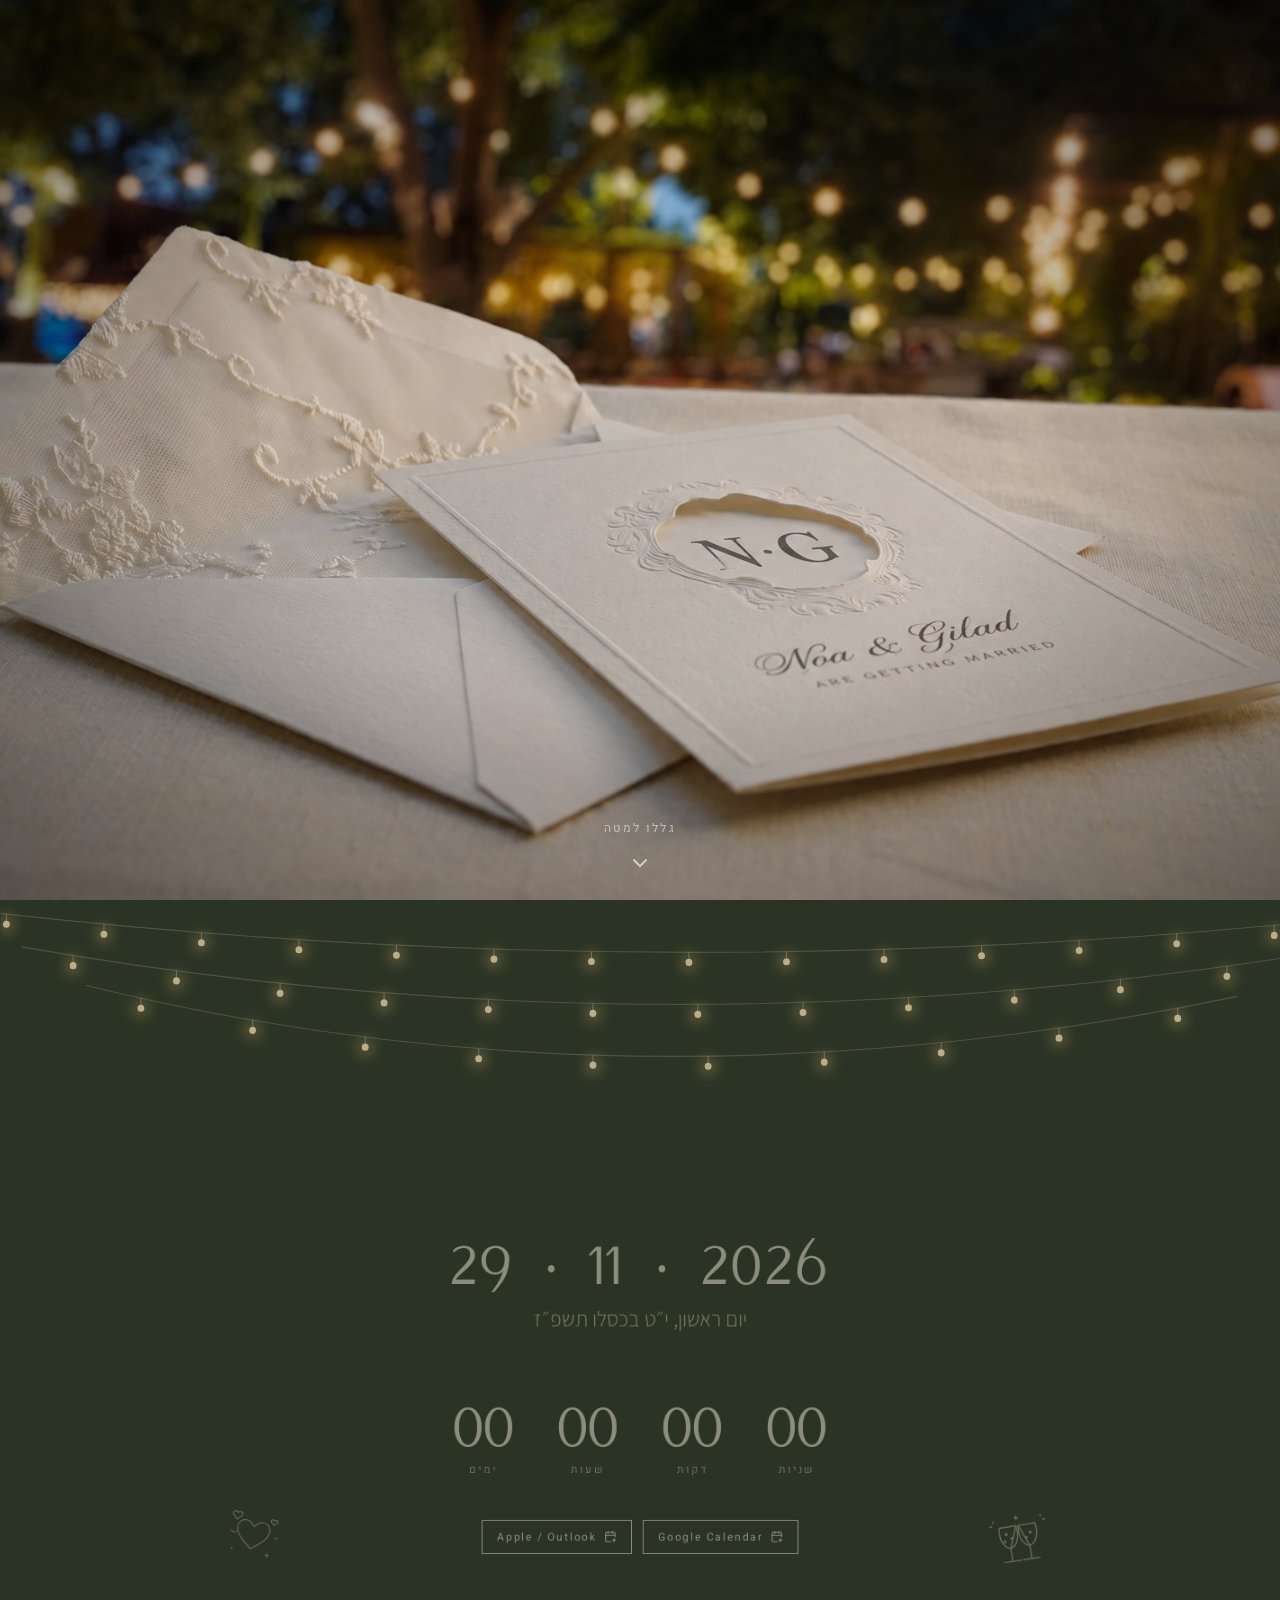
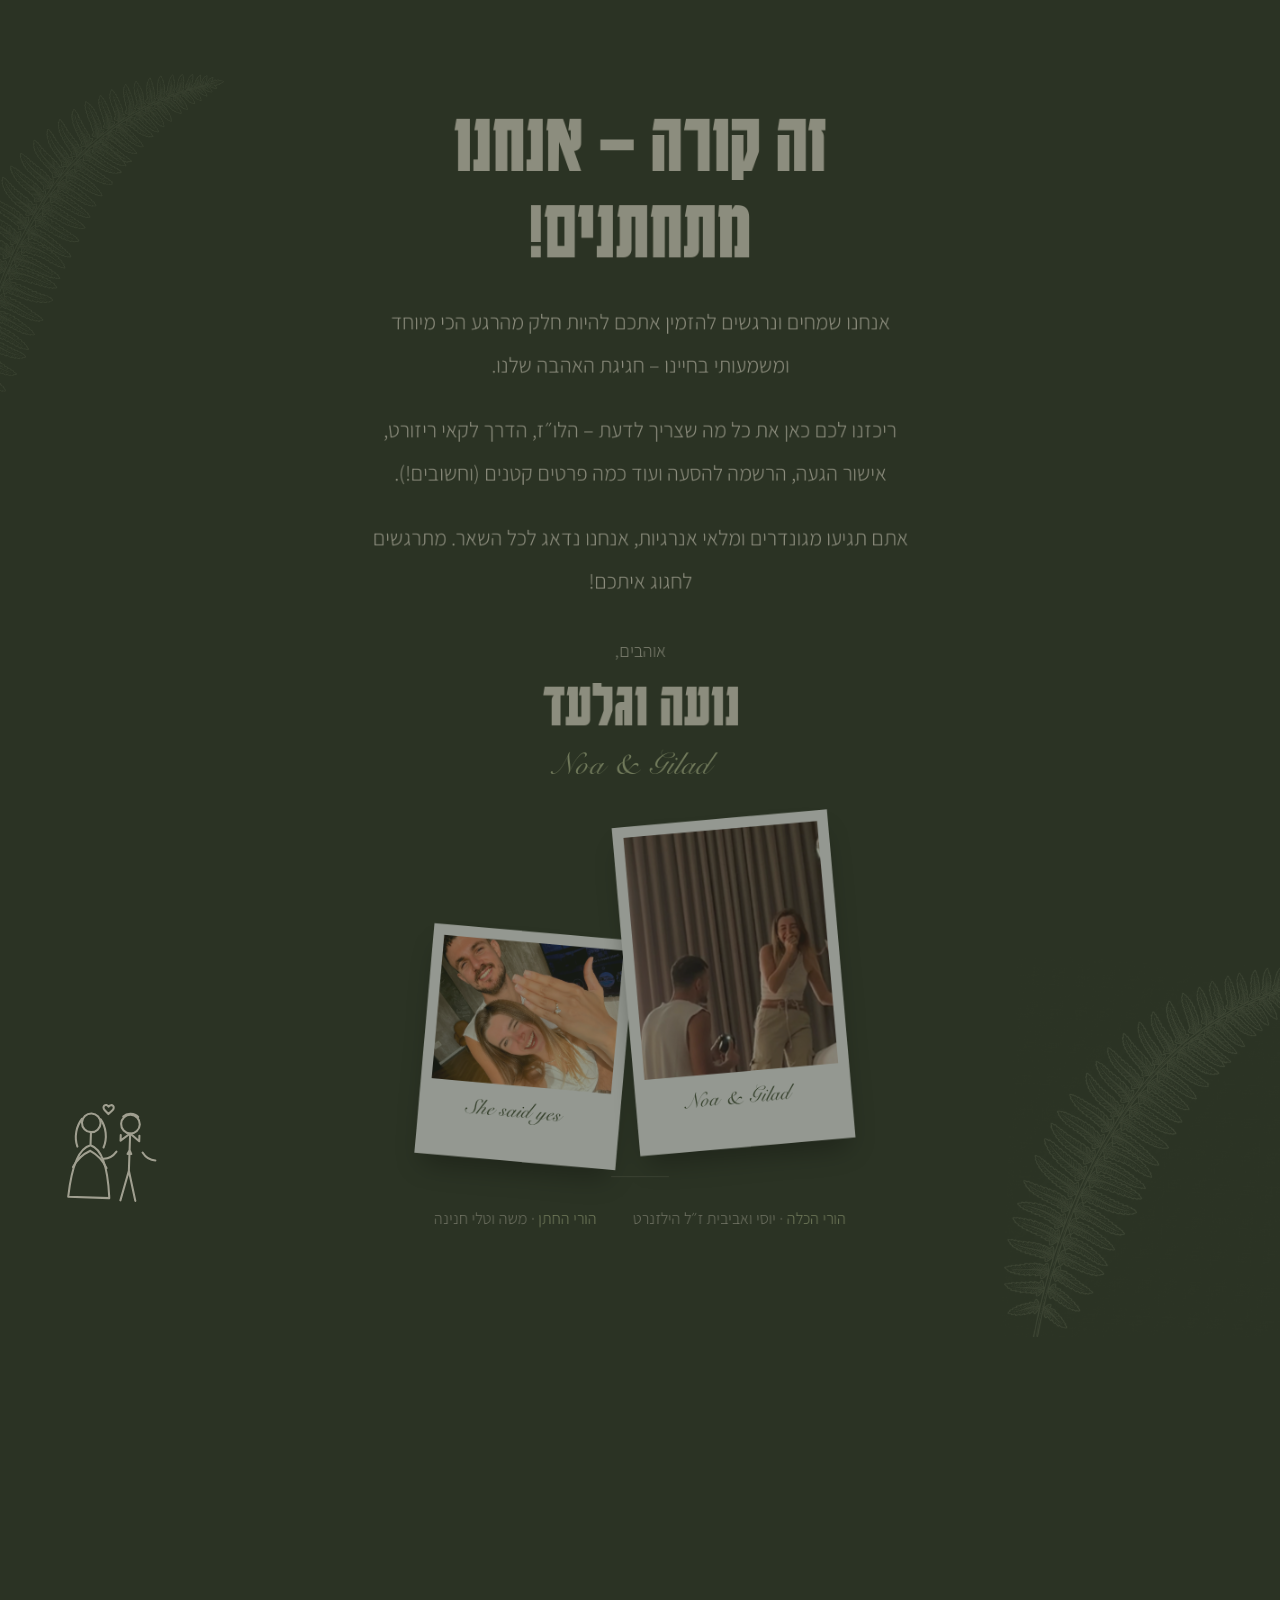
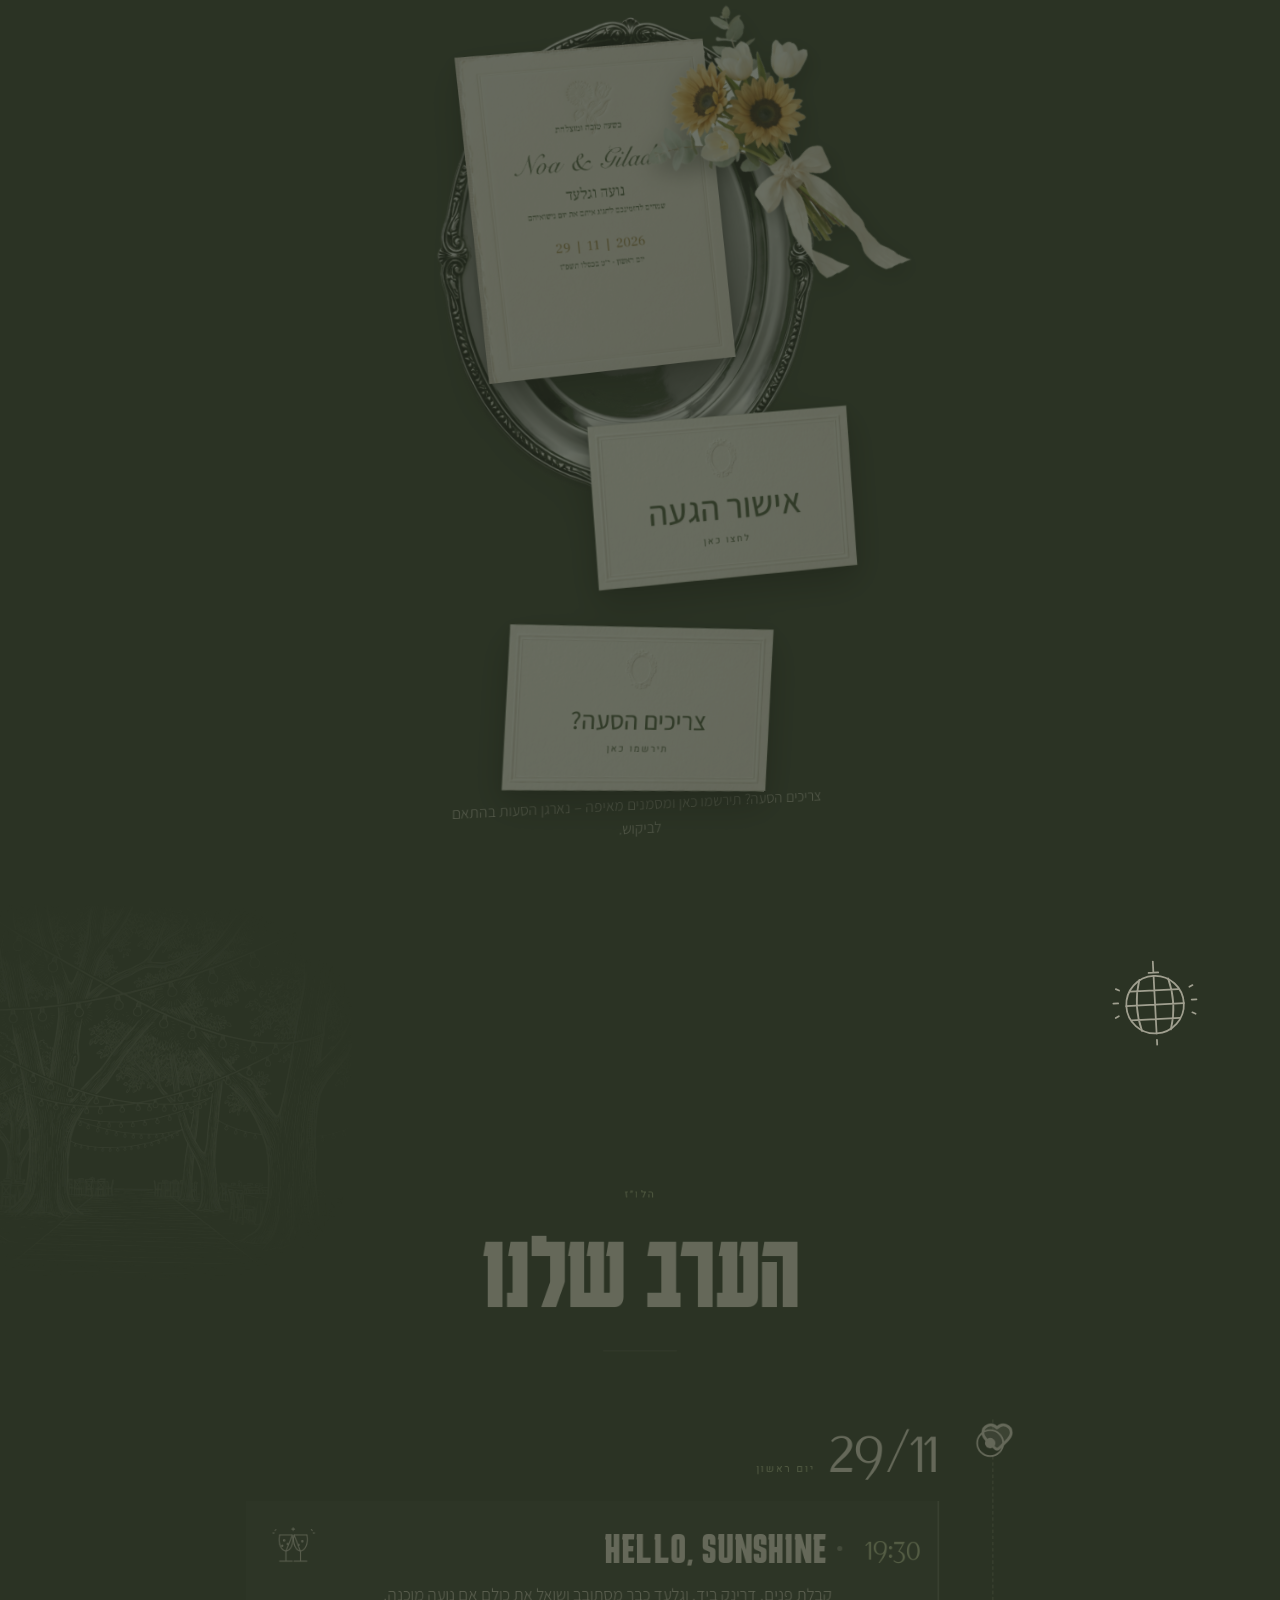
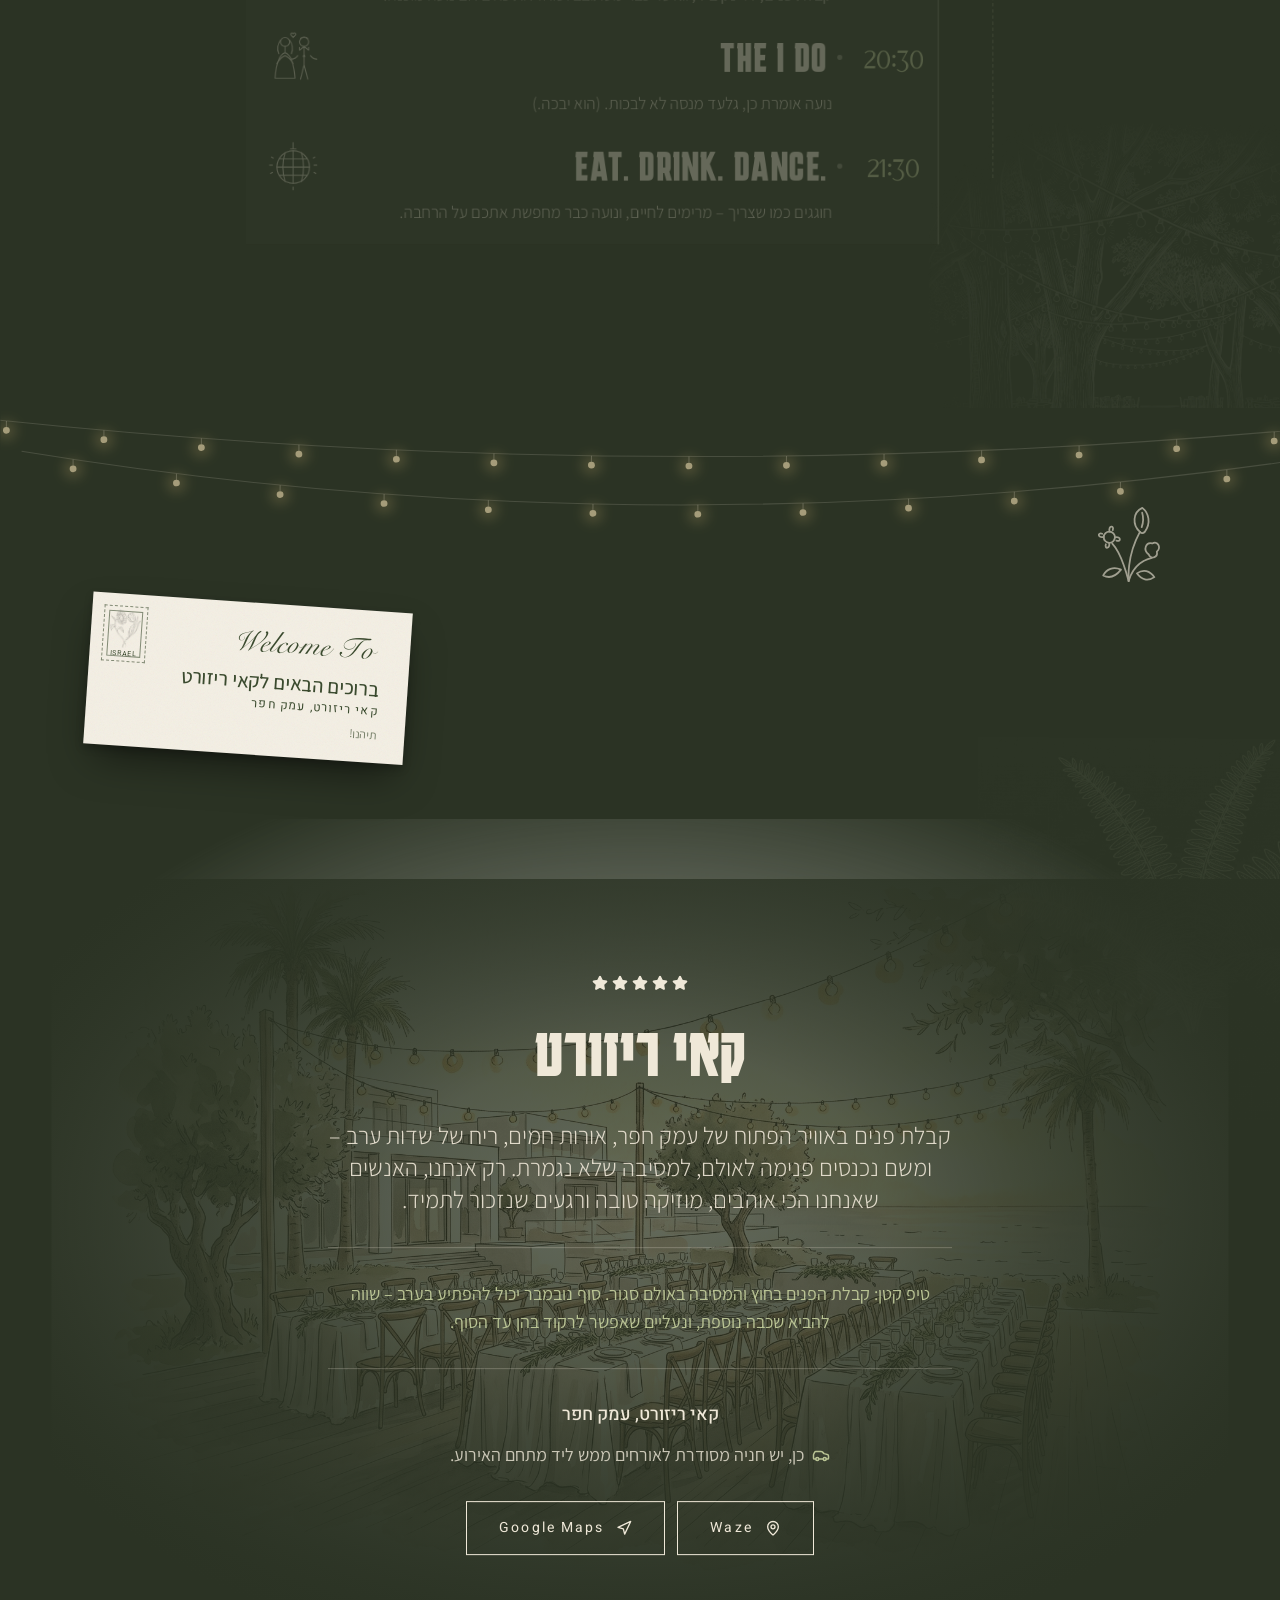
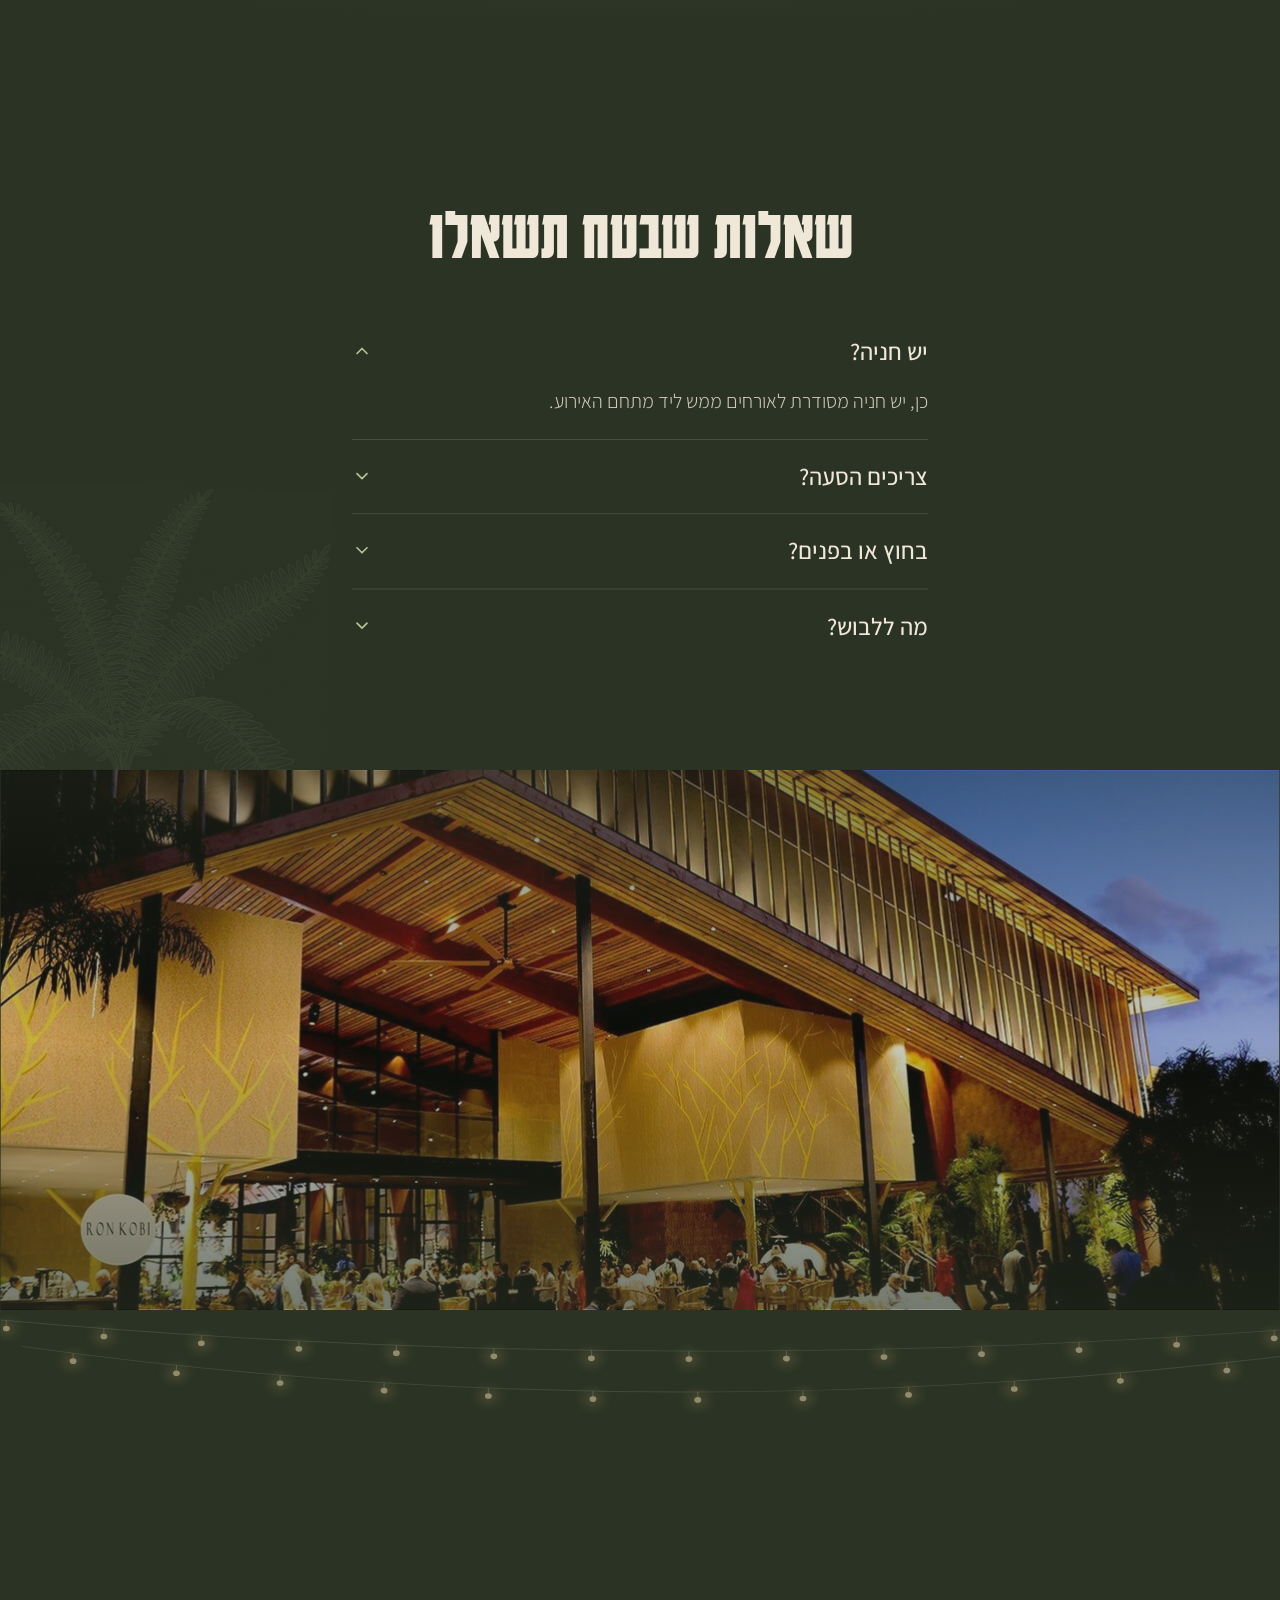
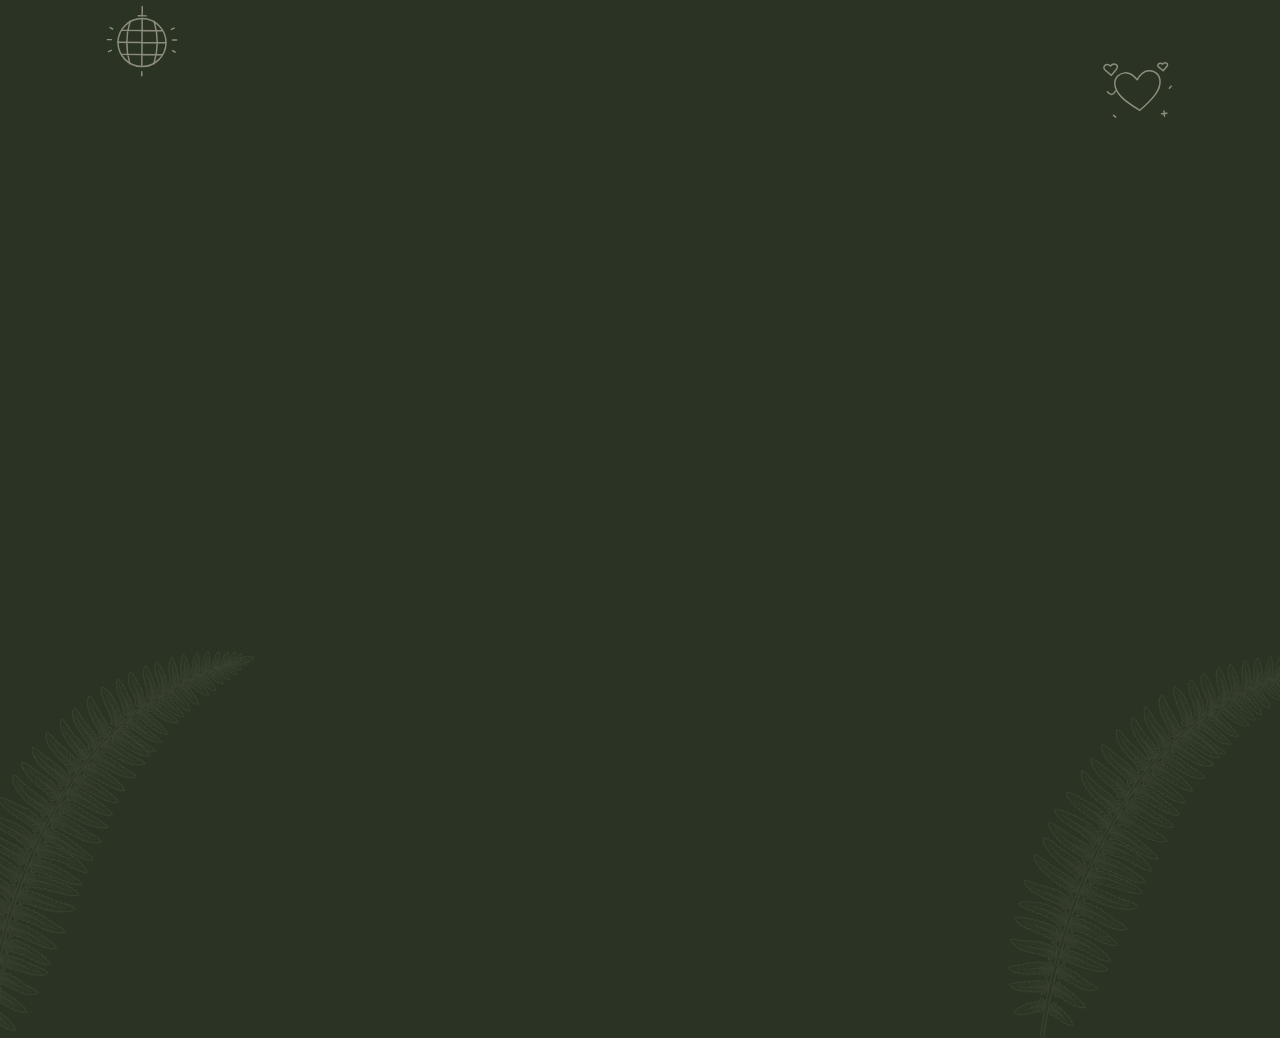
<file: index.html>
<!doctype html>
<html lang="he" dir="rtl">
  <head>
    <meta charset="UTF-8" />
    <meta name="robots" content="noindex, nofollow" />
    <meta name="viewport" content="width=device-width, initial-scale=1.0, viewport-fit=cover" />
    <title>נועה וגלעד מתחתנים · 29.11.2026</title>
    <meta name="description" content="הזמנה לחתונה של נועה וגלעד – יום ראשון, 29.11.2026, קאי ריזורט, עמק חפר. לו״ז, הגעה, הסעות ואישור הגעה." />
    <link rel="icon" href="/favicon.svg" type="image/svg+xml" />
    <link rel="preconnect" href="https://fonts.googleapis.com" />
    <link rel="preconnect" href="https://fonts.gstatic.com" crossorigin />
    <link href="https://fonts.googleapis.com/css2?family=Karantina:wght@300;400;700&family=Assistant:wght@300;400;600;700&family=Heebo:wght@300;400;500&family=Pinyon+Script&display=swap" rel="stylesheet" />
    <meta property="og:title" content="נועה וגלעד מתחתנים" />
    <meta property="og:description" content="יום ראשון, 29.11.2026 · קאי ריזורט, עמק חפר" />
    <meta property="og:type" content="website" />
    <meta property="og:url" content="https://hilzenratnoa-source.github.io/" />
    <meta property="og:image" content="https://hilzenratnoa-source.github.io/img/og.jpg" />
    <meta name="theme-color" content="#2B3324" />
    <script type="module" crossorigin src="/assets/index-U2y8_BTF.js"></script>
    <link rel="stylesheet" crossorigin href="/assets/index-CnNMeWZl.css">
    <script src="/shuttle.js" defer></script>
  </head>
  <body style="background-color:#2B3324">
    <div id="root"></div>
  </body>
</html>
</file>
<file: assets/index-CnNMeWZl.css>
*,:before,:after,::backdrop{--tw-border-spacing-x:0;--tw-border-spacing-y:0;--tw-translate-x:0;--tw-translate-y:0;--tw-rotate:0;--tw-skew-x:0;--tw-skew-y:0;--tw-scale-x:1;--tw-scale-y:1;--tw-pan-x: ;--tw-pan-y: ;--tw-pinch-zoom: ;--tw-scroll-snap-strictness:proximity;--tw-gradient-from-position: ;--tw-gradient-via-position: ;--tw-gradient-to-position: ;--tw-ordinal: ;--tw-slashed-zero: ;--tw-numeric-figure: ;--tw-numeric-spacing: ;--tw-numeric-fraction: ;--tw-ring-inset: ;--tw-ring-offset-width:0px;--tw-ring-offset-color:#fff;--tw-ring-color:#3b82f680;--tw-ring-offset-shadow:0 0 #0000;--tw-ring-shadow:0 0 #0000;--tw-shadow:0 0 #0000;--tw-shadow-colored:0 0 #0000;--tw-blur: ;--tw-brightness: ;--tw-contrast: ;--tw-grayscale: ;--tw-hue-rotate: ;--tw-invert: ;--tw-saturate: ;--tw-sepia: ;--tw-drop-shadow: ;--tw-backdrop-blur: ;--tw-backdrop-brightness: ;--tw-backdrop-contrast: ;--tw-backdrop-grayscale: ;--tw-backdrop-hue-rotate: ;--tw-backdrop-invert: ;--tw-backdrop-opacity: ;--tw-backdrop-saturate: ;--tw-backdrop-sepia: ;--tw-contain-size: ;--tw-contain-layout: ;--tw-contain-paint: ;--tw-contain-style: }*,:before,:after{box-sizing:border-box;border:0 solid #e5e7eb}:before,:after{--tw-content:""}html,:host{-webkit-text-size-adjust:100%;tab-size:4;font-feature-settings:normal;font-variation-settings:normal;-webkit-tap-highlight-color:transparent;font-family:Heebo,Helvetica Neue,Arial,sans-serif;line-height:1.5}body{line-height:inherit;margin:0}hr{height:0;color:inherit;border-top-width:1px}abbr:where([title]){-webkit-text-decoration:underline dotted;text-decoration:underline dotted}h1,h2,h3,h4,h5,h6{font-size:inherit;font-weight:inherit}a{color:inherit;-webkit-text-decoration:inherit;text-decoration:inherit}b,strong{font-weight:bolder}code,kbd,samp,pre{font-feature-settings:normal;font-variation-settings:normal;font-family:ui-monospace,SFMono-Regular,Menlo,Monaco,Consolas,Liberation Mono,Courier New,monospace;font-size:1em}small{font-size:80%}sub,sup{vertical-align:baseline;font-size:75%;line-height:0;position:relative}sub{bottom:-.25em}sup{top:-.5em}table{text-indent:0;border-color:inherit;border-collapse:collapse}button,input,optgroup,select,textarea{font-feature-settings:inherit;font-variation-settings:inherit;font-family:inherit;font-size:100%;font-weight:inherit;line-height:inherit;letter-spacing:inherit;color:inherit;margin:0;padding:0}button,select{text-transform:none}button,input:where([type=button]),input:where([type=reset]),input:where([type=submit]){-webkit-appearance:button;background-color:#0000;background-image:none}:-moz-focusring{outline:auto}:-moz-ui-invalid{box-shadow:none}progress{vertical-align:baseline}::-webkit-inner-spin-button{height:auto}::-webkit-outer-spin-button{height:auto}[type=search]{-webkit-appearance:textfield;outline-offset:-2px}::-webkit-search-decoration{-webkit-appearance:none}::-webkit-file-upload-button{-webkit-appearance:button;font:inherit}summary{display:list-item}blockquote,dl,dd,h1,h2,h3,h4,h5,h6,hr,figure,p,pre{margin:0}fieldset{margin:0;padding:0}legend{padding:0}ol,ul,menu{margin:0;padding:0;list-style:none}dialog{padding:0}textarea{resize:vertical}input::-moz-placeholder{opacity:1;color:#9ca3af}textarea::-moz-placeholder{opacity:1;color:#9ca3af}input::placeholder,textarea::placeholder{opacity:1;color:#9ca3af}button,[role=button]{cursor:pointer}:disabled{cursor:default}img,svg,video,canvas,audio,iframe,embed,object{vertical-align:middle;display:block}img,video{max-width:100%;height:auto}[hidden]:where(:not([hidden=until-found])){display:none}.sr-only{clip:rect(0, 0, 0, 0);white-space:nowrap;border-width:0;width:1px;height:1px;margin:-1px;padding:0;position:absolute;overflow:hidden}.pointer-events-none{pointer-events:none}.fixed{position:fixed}.absolute{position:absolute}.relative{position:relative}.inset-0{inset:0}.inset-x-0{left:0;right:0}.-bottom-10{bottom:-2.5rem}.-bottom-24{bottom:-6rem}.-bottom-6{bottom:-1.5rem}.-bottom-8{bottom:-2rem}.-end-12{inset-inline-end:-3rem}.-end-16{inset-inline-end:-4rem}.-end-2{inset-inline-end:-.5rem}.-end-20{inset-inline-end:-5rem}.-end-24{inset-inline-end:-6rem}.-start-10{inset-inline-start:-2.5rem}.-start-12{inset-inline-start:-3rem}.-start-14{inset-inline-start:-3.5rem}.-start-16{inset-inline-start:-4rem}.-start-2{inset-inline-start:-.5rem}.-start-24{inset-inline-start:-6rem}.-start-28{inset-inline-start:-7rem}.-top-10{top:-2.5rem}.-top-16{top:-4rem}.-top-2{top:-.5rem}.-top-4{top:-1rem}.bottom-0{bottom:0}.bottom-8{bottom:2rem}.bottom-\[6\%\]{bottom:6%}.bottom-\[7\%\]{bottom:7%}.bottom-\[7\.5rem\]{bottom:7.5rem}.end-3{inset-inline-end:.75rem}.end-\[4\%\]{inset-inline-end:4%}.end-\[8\%\]{inset-inline-end:8%}.left-1\/2{left:50%}.left-\[15\%\]{left:15%}.left-\[8\%\]{left:8%}.right-8{right:2rem}.right-\[0\%\]{right:0%}.right-\[2\.35rem\]{right:2.35rem}.right-\[4\%\]{right:4%}.start-3{inset-inline-start:.75rem}.start-5{inset-inline-start:1.25rem}.start-8{inset-inline-start:2rem}.start-\[6\%\]{inset-inline-start:6%}.start-\[8\%\]{inset-inline-start:8%}.top-0{top:0}.top-1\/2{top:50%}.top-3{top:.75rem}.top-\[10\%\]{top:10%}.top-\[2\%\]{top:2%}.top-\[22\%\]{top:22%}.top-\[26\%\]{top:26%}.top-\[38\%\]{top:38%}.top-\[4\%\]{top:4%}.top-\[6\%\]{top:6%}.top-\[7\%\]{top:7%}.top-\[9\%\]{top:9%}.z-10{z-index:10}.z-20{z-index:20}.z-50{z-index:50}.z-\[1\]{z-index:1}.z-\[60\]{z-index:60}.z-\[70\]{z-index:70}.mx-auto{margin-left:auto;margin-right:auto}.my-8{margin-top:2rem;margin-bottom:2rem}.-mb-1{margin-bottom:-.25rem}.-mb-4{margin-bottom:-1rem}.mb-10{margin-bottom:2.5rem}.mb-12{margin-bottom:3rem}.mb-20{margin-bottom:5rem}.mb-4{margin-bottom:1rem}.mb-5{margin-bottom:1.25rem}.mb-6{margin-bottom:1.5rem}.mb-8{margin-bottom:2rem}.mt-10{margin-top:2.5rem}.mt-12{margin-top:3rem}.mt-16{margin-top:4rem}.mt-2{margin-top:.5rem}.mt-3{margin-top:.75rem}.mt-4{margin-top:1rem}.mt-8{margin-top:2rem}.block{display:block}.flex{display:flex}.aspect-\[1000\/622\]{aspect-ratio:1000/622}.aspect-\[3\/4\]{aspect-ratio:3/4}.aspect-\[4\/5\]{aspect-ratio:4/5}.aspect-\[5\/4\]{aspect-ratio:5/4}.h-1\.5{height:.375rem}.h-10{height:2.5rem}.h-14{height:3.5rem}.h-2{height:.5rem}.h-3{height:.75rem}.h-3\.5{height:.875rem}.h-32{height:8rem}.h-36{height:9rem}.h-4{height:1rem}.h-40{height:10rem}.h-5{height:1.25rem}.h-6{height:1.5rem}.h-7{height:1.75rem}.h-8{height:2rem}.h-\[4\.6rem\]{height:4.6rem}.h-\[48vh\]{height:48vh}.h-\[85vh\]{height:85vh}.h-auto{height:auto}.h-full{height:100%}.h-px{height:1px}.min-h-\[80vh\]{min-height:80vh}.min-h-screen{min-height:100vh}.w-1\.5{width:.375rem}.w-10{width:2.5rem}.w-11{width:2.75rem}.w-12{width:3rem}.w-14{width:3.5rem}.w-16{width:4rem}.w-2{width:.5rem}.w-24{width:6rem}.w-28{width:7rem}.w-3{width:.75rem}.w-4{width:1rem}.w-40{width:10rem}.w-44{width:11rem}.w-5{width:1.25rem}.w-52{width:13rem}.w-56{width:14rem}.w-6{width:1.5rem}.w-64{width:16rem}.w-7{width:1.75rem}.w-72{width:18rem}.w-8{width:2rem}.w-\[2\.5px\]{width:2.5px}.w-\[330px\]{width:330px}.w-\[42\%\]{width:42%}.w-\[52\%\]{width:52%}.w-\[56\%\]{width:56%}.w-\[80\%\]{width:80%}.w-\[92vw\]{width:92vw}.w-\[95vw\]{width:95vw}.w-full{width:100%}.w-px{width:1px}.min-w-\[10rem\]{min-width:10rem}.max-w-2xl{max-width:42rem}.max-w-4xl{max-width:56rem}.max-w-5xl{max-width:64rem}.max-w-6xl{max-width:72rem}.max-w-md{max-width:28rem}.flex-1{flex:1}.shrink-0{flex-shrink:0}.-translate-x-1\/2{--tw-translate-x:-50%;transform:translate(var(--tw-translate-x), var(--tw-translate-y)) rotate(var(--tw-rotate)) skewX(var(--tw-skew-x)) skewY(var(--tw-skew-y)) scaleX(var(--tw-scale-x)) scaleY(var(--tw-scale-y))}.-translate-y-1\/2{--tw-translate-y:-50%;transform:translate(var(--tw-translate-x), var(--tw-translate-y)) rotate(var(--tw-rotate)) skewX(var(--tw-skew-x)) skewY(var(--tw-skew-y)) scaleX(var(--tw-scale-x)) scaleY(var(--tw-scale-y))}.rotate-180{--tw-rotate:180deg;transform:translate(var(--tw-translate-x), var(--tw-translate-y)) rotate(var(--tw-rotate)) skewX(var(--tw-skew-x)) skewY(var(--tw-skew-y)) scaleX(var(--tw-scale-x)) scaleY(var(--tw-scale-y))}.rotate-\[150deg\]{--tw-rotate:150deg;transform:translate(var(--tw-translate-x), var(--tw-translate-y)) rotate(var(--tw-rotate)) skewX(var(--tw-skew-x)) skewY(var(--tw-skew-y)) scaleX(var(--tw-scale-x)) scaleY(var(--tw-scale-y))}.rotate-\[160deg\]{--tw-rotate:160deg;transform:translate(var(--tw-translate-x), var(--tw-translate-y)) rotate(var(--tw-rotate)) skewX(var(--tw-skew-x)) skewY(var(--tw-skew-y)) scaleX(var(--tw-scale-x)) scaleY(var(--tw-scale-y))}.transform{transform:translate(var(--tw-translate-x), var(--tw-translate-y)) rotate(var(--tw-rotate)) skewX(var(--tw-skew-x)) skewY(var(--tw-skew-y)) scaleX(var(--tw-scale-x)) scaleY(var(--tw-scale-y))}.cursor-default{cursor:default}.cursor-not-allowed{cursor:not-allowed}.cursor-pointer{cursor:pointer}.select-none{-webkit-user-select:none;user-select:none}.resize{resize:both}.flex-row{flex-direction:row}.flex-col{flex-direction:column}.flex-wrap{flex-wrap:wrap}.items-start{align-items:flex-start}.items-end{align-items:flex-end}.items-center{align-items:center}.items-baseline{align-items:baseline}.items-stretch{align-items:stretch}.justify-center{justify-content:center}.justify-between{justify-content:space-between}.\!gap-2{gap:.5rem!important}.gap-0{gap:0}.gap-1{gap:.25rem}.gap-2{gap:.5rem}.gap-3{gap:.75rem}.gap-4{gap:1rem}.gap-6{gap:1.5rem}.gap-\[2\.5px\]{gap:2.5px}.-space-x-6>:not([hidden])~:not([hidden]){--tw-space-x-reverse:0;margin-right:calc(-1.5rem * var(--tw-space-x-reverse));margin-left:calc(-1.5rem * calc(1 - var(--tw-space-x-reverse)))}.space-y-16>:not([hidden])~:not([hidden]){--tw-space-y-reverse:0;margin-top:calc(4rem * calc(1 - var(--tw-space-y-reverse)));margin-bottom:calc(4rem * var(--tw-space-y-reverse))}.space-y-4>:not([hidden])~:not([hidden]){--tw-space-y-reverse:0;margin-top:calc(1rem * calc(1 - var(--tw-space-y-reverse)));margin-bottom:calc(1rem * var(--tw-space-y-reverse))}.space-y-6>:not([hidden])~:not([hidden]){--tw-space-y-reverse:0;margin-top:calc(1.5rem * calc(1 - var(--tw-space-y-reverse)));margin-bottom:calc(1.5rem * var(--tw-space-y-reverse))}.space-y-8>:not([hidden])~:not([hidden]){--tw-space-y-reverse:0;margin-top:calc(2rem * calc(1 - var(--tw-space-y-reverse)));margin-bottom:calc(2rem * var(--tw-space-y-reverse))}.divide-y>:not([hidden])~:not([hidden]){--tw-divide-y-reverse:0;border-top-width:calc(1px * calc(1 - var(--tw-divide-y-reverse)));border-bottom-width:calc(1px * var(--tw-divide-y-reverse))}.overflow-hidden{overflow:hidden}.overflow-x-hidden{overflow-x:hidden}.whitespace-nowrap{white-space:nowrap}.rounded-\[50\%\]{border-radius:50%}.rounded-full{border-radius:9999px}.rounded-sm{border-radius:.125rem}.border{border-width:1px}.border-0{border-width:0}.border-2{border-width:2px}.border-s-2{border-inline-start-width:2px}.border-dashed{border-style:dashed}.border-none{border-style:none}.border-cream{--tw-border-opacity:1;border-color:rgb(239 232 216/var(--tw-border-opacity,1))}.border-cream\/20{border-color:#efe8d833}.border-olive{--tw-border-opacity:1;border-color:rgb(185 195 148/var(--tw-border-opacity,1))}.bg-bg{--tw-bg-opacity:1;background-color:rgb(43 51 36/var(--tw-bg-opacity,1))}.bg-black{--tw-bg-opacity:1;background-color:rgb(0 0 0/var(--tw-bg-opacity,1))}.bg-black\/80{background-color:#000c}.bg-cream{--tw-bg-opacity:1;background-color:rgb(239 232 216/var(--tw-bg-opacity,1))}.bg-transparent{background-color:#0000}.bg-white{--tw-bg-opacity:1;background-color:rgb(255 255 255/var(--tw-bg-opacity,1))}.fill-cream{fill:#efe8d8}.fill-cream\/30{fill:#efe8d84d}.fill-cream\/80{fill:#efe8d8cc}.object-cover{-o-object-fit:cover;object-fit:cover}.object-\[center_40\%\]{-o-object-position:center 40%;object-position:center 40%}.object-top{-o-object-position:top;object-position:top}.p-0{padding:0}.p-1{padding:.25rem}.p-2{padding:.5rem}.p-2\.5{padding:.625rem}.\!px-4{padding-left:1rem!important;padding-right:1rem!important}.\!py-2\.5{padding-top:.625rem!important;padding-bottom:.625rem!important}.px-4{padding-left:1rem;padding-right:1rem}.px-5{padding-left:1.25rem;padding-right:1.25rem}.px-6{padding-left:1.5rem;padding-right:1.5rem}.px-7{padding-left:1.75rem;padding-right:1.75rem}.px-8{padding-left:2rem;padding-right:2rem}.py-12{padding-top:3rem;padding-bottom:3rem}.py-20{padding-top:5rem;padding-bottom:5rem}.py-24{padding-top:6rem;padding-bottom:6rem}.py-3{padding-top:.75rem;padding-bottom:.75rem}.py-4{padding-top:1rem;padding-bottom:1rem}.py-5{padding-top:1.25rem;padding-bottom:1.25rem}.py-8{padding-top:2rem;padding-bottom:2rem}.py-9{padding-top:2.25rem;padding-bottom:2.25rem}.pb-10{padding-bottom:2.5rem}.pb-24{padding-bottom:6rem}.pb-6{padding-bottom:1.5rem}.pb-8{padding-bottom:2rem}.pe-12{padding-inline-end:3rem}.pe-2{padding-inline-end:.5rem}.pe-3{padding-inline-end:.75rem}.ps-1{padding-inline-start:.25rem}.ps-14{padding-inline-start:3.5rem}.ps-2{padding-inline-start:.5rem}.ps-20{padding-inline-start:5rem}.pt-16{padding-top:4rem}.pt-2{padding-top:.5rem}.pt-32{padding-top:8rem}.pt-4{padding-top:1rem}.pt-6{padding-top:1.5rem}.pt-\[16\%\]{padding-top:16%}.text-center{text-align:center}.text-right{text-align:right}.text-start{text-align:start}.font-display{font-family:Karantina,Assistant,sans-serif}.font-ethna{font-family:Ethna,Frank Ruhl Libre,serif}.font-heb{font-family:Assistant,Heebo,Arial,sans-serif}.font-qufina{font-family:Qufina,Frank Ruhl Libre,serif}.font-sans{font-family:Heebo,Helvetica Neue,Arial,sans-serif}.font-snell{font-family:SnellBT,Pinyon Script,cursive}.\!text-\[11px\]{font-size:11px!important}.text-2xl{font-size:1.5rem;line-height:2rem}.text-3xl{font-size:1.875rem;line-height:2.25rem}.text-4xl{font-size:2.25rem;line-height:2.5rem}.text-5xl{font-size:3rem;line-height:1}.text-6xl{font-size:3.75rem;line-height:1}.text-7xl{font-size:4.5rem;line-height:1}.text-\[1\.6rem\]{font-size:1.6rem}.text-\[10px\]{font-size:10px}.text-\[11px\]{font-size:11px}.text-\[26vw\]{font-size:26vw}.text-\[7px\]{font-size:7px}.text-\[9px\]{font-size:9px}.text-base{font-size:1rem;line-height:1.5rem}.text-lg{font-size:1.125rem;line-height:1.75rem}.text-sm{font-size:.875rem;line-height:1.25rem}.text-xl{font-size:1.25rem;line-height:1.75rem}.text-xs{font-size:.75rem;line-height:1rem}.font-bold{font-weight:700}.font-light{font-weight:300}.font-medium{font-weight:500}.tabular-nums{--tw-numeric-spacing:tabular-nums;font-variant-numeric:var(--tw-ordinal) var(--tw-slashed-zero) var(--tw-numeric-figure) var(--tw-numeric-spacing) var(--tw-numeric-fraction)}.leading-\[0\.85\]{line-height:.85}.leading-none{line-height:1}.leading-relaxed{line-height:1.625}.leading-tight{line-height:1.25}.tracking-\[0\.35em\]{letter-spacing:.35em}.tracking-wide{letter-spacing:.025em}.tracking-wider{letter-spacing:.05em}.tracking-widest{letter-spacing:.1em}.text-\[\#3A4A2E\]{--tw-text-opacity:1;color:rgb(58 74 46/var(--tw-text-opacity,1))}.text-cream{--tw-text-opacity:1;color:rgb(239 232 216/var(--tw-text-opacity,1))}.text-cream\/50{color:#efe8d880}.text-cream\/60{color:#efe8d899}.text-cream\/70{color:#efe8d8b3}.text-cream\/80{color:#efe8d8cc}.text-cream\/85{color:#efe8d8d9}.text-cream\/90{color:#efe8d8e6}.text-gold{--tw-text-opacity:1;color:rgb(233 199 126/var(--tw-text-opacity,1))}.text-olive{--tw-text-opacity:1;color:rgb(185 195 148/var(--tw-text-opacity,1))}.opacity-20{opacity:.2}.opacity-40{opacity:.4}.opacity-50{opacity:.5}.opacity-60{opacity:.6}.opacity-70{opacity:.7}.opacity-80{opacity:.8}.opacity-\[0\.07\]{opacity:.07}.shadow-2xl{--tw-shadow:0 25px 50px -12px #00000040;--tw-shadow-colored:0 25px 50px -12px var(--tw-shadow-color);box-shadow:var(--tw-ring-offset-shadow,0 0 #0000), var(--tw-ring-shadow,0 0 #0000), var(--tw-shadow)}.shadow-\[0_18px_30px_-8px_rgba\(0\,0\,0\,0\.55\)\]{--tw-shadow:0 18px 30px -8px #0000008c;--tw-shadow-colored:0 18px 30px -8px var(--tw-shadow-color);box-shadow:var(--tw-ring-offset-shadow,0 0 #0000), var(--tw-ring-shadow,0 0 #0000), var(--tw-shadow)}.blur{--tw-blur:blur(8px);filter:var(--tw-blur) var(--tw-brightness) var(--tw-contrast) var(--tw-grayscale) var(--tw-hue-rotate) var(--tw-invert) var(--tw-saturate) var(--tw-sepia) var(--tw-drop-shadow)}.drop-shadow{--tw-drop-shadow:drop-shadow(0 1px 2px #0000001a) drop-shadow(0 1px 1px #0000000f);filter:var(--tw-blur) var(--tw-brightness) var(--tw-contrast) var(--tw-grayscale) var(--tw-hue-rotate) var(--tw-invert) var(--tw-saturate) var(--tw-sepia) var(--tw-drop-shadow)}.drop-shadow-2xl{--tw-drop-shadow:drop-shadow(0 25px 25px #00000026);filter:var(--tw-blur) var(--tw-brightness) var(--tw-contrast) var(--tw-grayscale) var(--tw-hue-rotate) var(--tw-invert) var(--tw-saturate) var(--tw-sepia) var(--tw-drop-shadow)}.drop-shadow-lg{--tw-drop-shadow:drop-shadow(0 10px 8px #0000000a) drop-shadow(0 4px 3px #0000001a);filter:var(--tw-blur) var(--tw-brightness) var(--tw-contrast) var(--tw-grayscale) var(--tw-hue-rotate) var(--tw-invert) var(--tw-saturate) var(--tw-sepia) var(--tw-drop-shadow)}.invert{--tw-invert:invert(100%);filter:var(--tw-blur) var(--tw-brightness) var(--tw-contrast) var(--tw-grayscale) var(--tw-hue-rotate) var(--tw-invert) var(--tw-saturate) var(--tw-sepia) var(--tw-drop-shadow)}.sepia{--tw-sepia:sepia(100%);filter:var(--tw-blur) var(--tw-brightness) var(--tw-contrast) var(--tw-grayscale) var(--tw-hue-rotate) var(--tw-invert) var(--tw-saturate) var(--tw-sepia) var(--tw-drop-shadow)}.filter{filter:var(--tw-blur) var(--tw-brightness) var(--tw-contrast) var(--tw-grayscale) var(--tw-hue-rotate) var(--tw-invert) var(--tw-saturate) var(--tw-sepia) var(--tw-drop-shadow)}.backdrop-blur-sm{--tw-backdrop-blur:blur(4px);-webkit-backdrop-filter:var(--tw-backdrop-blur) var(--tw-backdrop-brightness) var(--tw-backdrop-contrast) var(--tw-backdrop-grayscale) var(--tw-backdrop-hue-rotate) var(--tw-backdrop-invert) var(--tw-backdrop-opacity) var(--tw-backdrop-saturate) var(--tw-backdrop-sepia);backdrop-filter:var(--tw-backdrop-blur) var(--tw-backdrop-brightness) var(--tw-backdrop-contrast) var(--tw-backdrop-grayscale) var(--tw-backdrop-hue-rotate) var(--tw-backdrop-invert) var(--tw-backdrop-opacity) var(--tw-backdrop-saturate) var(--tw-backdrop-sepia)}.transition{transition-property:color,background-color,border-color,text-decoration-color,fill,stroke,opacity,box-shadow,transform,filter,-webkit-backdrop-filter,backdrop-filter;transition-duration:.15s;transition-timing-function:cubic-bezier(.4,0,.2,1)}.transition-all{transition-property:all;transition-duration:.15s;transition-timing-function:cubic-bezier(.4,0,.2,1)}.transition-colors{transition-property:color,background-color,border-color,text-decoration-color,fill,stroke;transition-duration:.15s;transition-timing-function:cubic-bezier(.4,0,.2,1)}.duration-300{transition-duration:.3s}.will-change-transform{will-change:transform}@font-face{font-family:Ethna;src:url(/fonts/Ethna_Thin.ttf)format("truetype");font-weight:100 400;font-style:normal;font-display:swap}@font-face{font-family:SnellBT;src:url(/fonts/SnellBT-Regular.otf)format("opentype");font-weight:400;font-style:normal;font-display:swap}@font-face{font-family:Qufina;src:url(/fonts/qufina.ttf)format("truetype");font-weight:400;font-style:normal;font-display:swap}:root{--bg:#2b3324;--bg2:#343e2b;--cream:#efe8d8;--olive:#b9c394;--gold:#e9c77e}html{scroll-behavior:smooth}body{background-color:var(--bg);color:var(--cream);-webkit-font-smoothing:antialiased;font-family:Assistant,Heebo,Arial,sans-serif;overflow-x:hidden}*{box-sizing:border-box}.ltr{direction:ltr;unicode-bidi:isolate}.label{letter-spacing:.18em;text-transform:uppercase;font-family:Heebo,Helvetica Neue,Arial,sans-serif}.btn-outline{letter-spacing:.15em;border-width:1px;border-color:var(--cream);color:var(--cream);background:0 0;justify-content:center;align-items:center;gap:.75rem;padding:1rem 2rem;font-family:Heebo,Helvetica Neue,Arial,sans-serif;font-size:.875rem;line-height:1.25rem;transition-property:all;transition-duration:.3s;transition-timing-function:cubic-bezier(.4,0,.2,1);display:inline-flex}.btn-outline:hover{background:var(--cream);color:var(--bg)}.paper{background:#f4efe4 url("data:image/svg+xml,%3Csvg viewBox='0 0 400 400' xmlns='http://www.w3.org/2000/svg'%3E%3Cfilter id='n'%3E%3CfeTurbulence type='fractalNoise' baseFrequency='0.9' numOctaves='4' stitchTiles='stitch'/%3E%3C/filter%3E%3Crect width='100%25' height='100%25' filter='url(%23n)' opacity='0.08'/%3E%3C/svg%3E")}.mask-radial{-webkit-mask-image:radial-gradient(70% 70%,#000 30%,#0000 85%);mask-image:radial-gradient(70% 70%,#000 30%,#0000 85%)}.mask-fade-y{-webkit-mask-image:linear-gradient(#0000,#000 15% 85%,#0000);mask-image:linear-gradient(#0000,#000 15% 85%,#0000)}@keyframes flicker{0%,to{opacity:.85}50%{opacity:1}}.bulb{animation:3.2s ease-in-out infinite flicker}.hover\:bg-cream\/10:hover{background-color:#efe8d81a}.hover\:text-cream:hover{--tw-text-opacity:1;color:rgb(239 232 216/var(--tw-text-opacity,1))}.hover\:text-olive:hover{--tw-text-opacity:1;color:rgb(185 195 148/var(--tw-text-opacity,1))}.focus\:outline-none:focus{outline-offset:2px;outline:2px solid #0000}.group:hover .group-hover\:tracking-\[0\.3em\]{letter-spacing:.3em}@media (width<=379px){.max-\[379px\]\:start-1{inset-inline-start:.25rem}.max-\[379px\]\:start-3{inset-inline-start:.75rem}.max-\[379px\]\:start-6{inset-inline-start:1.5rem}.max-\[379px\]\:w-11{width:2.75rem}.max-\[379px\]\:w-52{width:13rem}.max-\[379px\]\:w-6{width:1.5rem}.max-\[379px\]\:px-4{padding-left:1rem;padding-right:1rem}.max-\[379px\]\:pe-9{padding-inline-end:2.25rem}.max-\[379px\]\:ps-9{padding-inline-start:2.25rem}.max-\[379px\]\:text-\[1\.25rem\]{font-size:1.25rem}.max-\[379px\]\:text-base{font-size:1rem;line-height:1.5rem}.max-\[379px\]\:text-xl{font-size:1.25rem;line-height:1.75rem}}@media (width>=640px){.sm\:w-auto{width:auto}.sm\:flex-row{flex-direction:row}.sm\:items-center{align-items:center}.sm\:gap-10{gap:2.5rem}}@media (width>=768px){.md\:bottom-\[8\.5rem\]{bottom:8.5rem}.md\:end-\[12\%\]{inset-inline-end:12%}.md\:right-\[2\.6rem\]{right:2.6rem}.md\:start-12{inset-inline-start:3rem}.md\:start-6{inset-inline-start:1.5rem}.md\:start-9{inset-inline-start:2.25rem}.md\:start-\[12\%\]{inset-inline-start:12%}.md\:-ms-6{margin-inline-start:-1.5rem}.md\:mt-12{margin-top:3rem}.md\:mt-16{margin-top:4rem}.md\:mt-3{margin-top:.75rem}.md\:h-10{height:2.5rem}.md\:h-16{height:4rem}.md\:h-3{height:.75rem}.md\:h-4{height:1rem}.md\:h-44{height:11rem}.md\:h-52{height:13rem}.md\:h-56{height:14rem}.md\:h-8{height:2rem}.md\:h-\[5\.2rem\]{height:5.2rem}.md\:h-\[60vh\]{height:60vh}.md\:w-10{width:2.5rem}.md\:w-16{width:4rem}.md\:w-20{width:5rem}.md\:w-24{width:6rem}.md\:w-28{width:7rem}.md\:w-3{width:.75rem}.md\:w-36{width:9rem}.md\:w-4{width:1rem}.md\:w-56{width:14rem}.md\:w-60{width:15rem}.md\:w-64{width:16rem}.md\:w-72{width:18rem}.md\:w-8{width:2rem}.md\:w-80{width:20rem}.md\:w-96{width:24rem}.md\:w-\[26rem\]{width:26rem}.md\:w-\[28rem\]{width:28rem}.md\:w-\[460px\]{width:460px}.md\:gap-12{gap:3rem}.md\:-space-x-4>:not([hidden])~:not([hidden]){--tw-space-x-reverse:0;margin-right:calc(-1rem * var(--tw-space-x-reverse));margin-left:calc(-1rem * calc(1 - var(--tw-space-x-reverse)))}.md\:space-y-7>:not([hidden])~:not([hidden]){--tw-space-y-reverse:0;margin-top:calc(1.75rem * calc(1 - var(--tw-space-y-reverse)));margin-bottom:calc(1.75rem * var(--tw-space-y-reverse))}.md\:p-3{padding:.75rem}.md\:px-10{padding-left:2.5rem;padding-right:2.5rem}.md\:px-12{padding-left:3rem;padding-right:3rem}.md\:px-7{padding-left:1.75rem;padding-right:1.75rem}.md\:py-11{padding-top:2.75rem;padding-bottom:2.75rem}.md\:py-12{padding-top:3rem;padding-bottom:3rem}.md\:py-16{padding-top:4rem;padding-bottom:4rem}.md\:py-28{padding-top:7rem;padding-bottom:7rem}.md\:py-32{padding-top:8rem;padding-bottom:8rem}.md\:py-5{padding-top:1.25rem;padding-bottom:1.25rem}.md\:py-6{padding-top:1.5rem;padding-bottom:1.5rem}.md\:pb-10{padding-bottom:2.5rem}.md\:pb-16{padding-bottom:4rem}.md\:pb-32{padding-bottom:8rem}.md\:pe-20{padding-inline-end:5rem}.md\:pe-6{padding-inline-end:1.5rem}.md\:ps-28{padding-inline-start:7rem}.md\:ps-\[7\.5rem\]{padding-inline-start:7.5rem}.md\:pt-24{padding-top:6rem}.md\:pt-44{padding-top:11rem}.md\:\!text-xs{font-size:.75rem!important;line-height:1rem!important}.md\:text-2xl{font-size:1.5rem;line-height:2rem}.md\:text-3xl{font-size:1.875rem;line-height:2.25rem}.md\:text-4xl{font-size:2.25rem;line-height:2.5rem}.md\:text-5xl{font-size:3rem;line-height:1}.md\:text-6xl{font-size:3.75rem;line-height:1}.md\:text-7xl{font-size:4.5rem;line-height:1}.md\:text-8xl{font-size:6rem;line-height:1}.md\:text-9xl{font-size:8rem;line-height:1}.md\:text-\[11px\]{font-size:11px}.md\:text-\[15rem\]{font-size:15rem}.md\:text-base{font-size:1rem;line-height:1.5rem}.md\:text-lg{font-size:1.125rem;line-height:1.75rem}.md\:text-sm{font-size:.875rem;line-height:1.25rem}.md\:text-xl{font-size:1.25rem;line-height:1.75rem}.md\:text-xs{font-size:.75rem;line-height:1rem}.md\:leading-loose{line-height:2}.md\:opacity-80{opacity:.8}}@media (width>=1024px){.lg\:w-\[560px\]{width:560px}.lg\:py-20{padding-top:5rem;padding-bottom:5rem}.lg\:py-40{padding-top:10rem;padding-bottom:10rem}.lg\:text-9xl{font-size:8rem;line-height:1}.lg\:text-\[17rem\]{font-size:17rem}.lg\:text-\[2\.6rem\]{font-size:2.6rem}}
</file>
